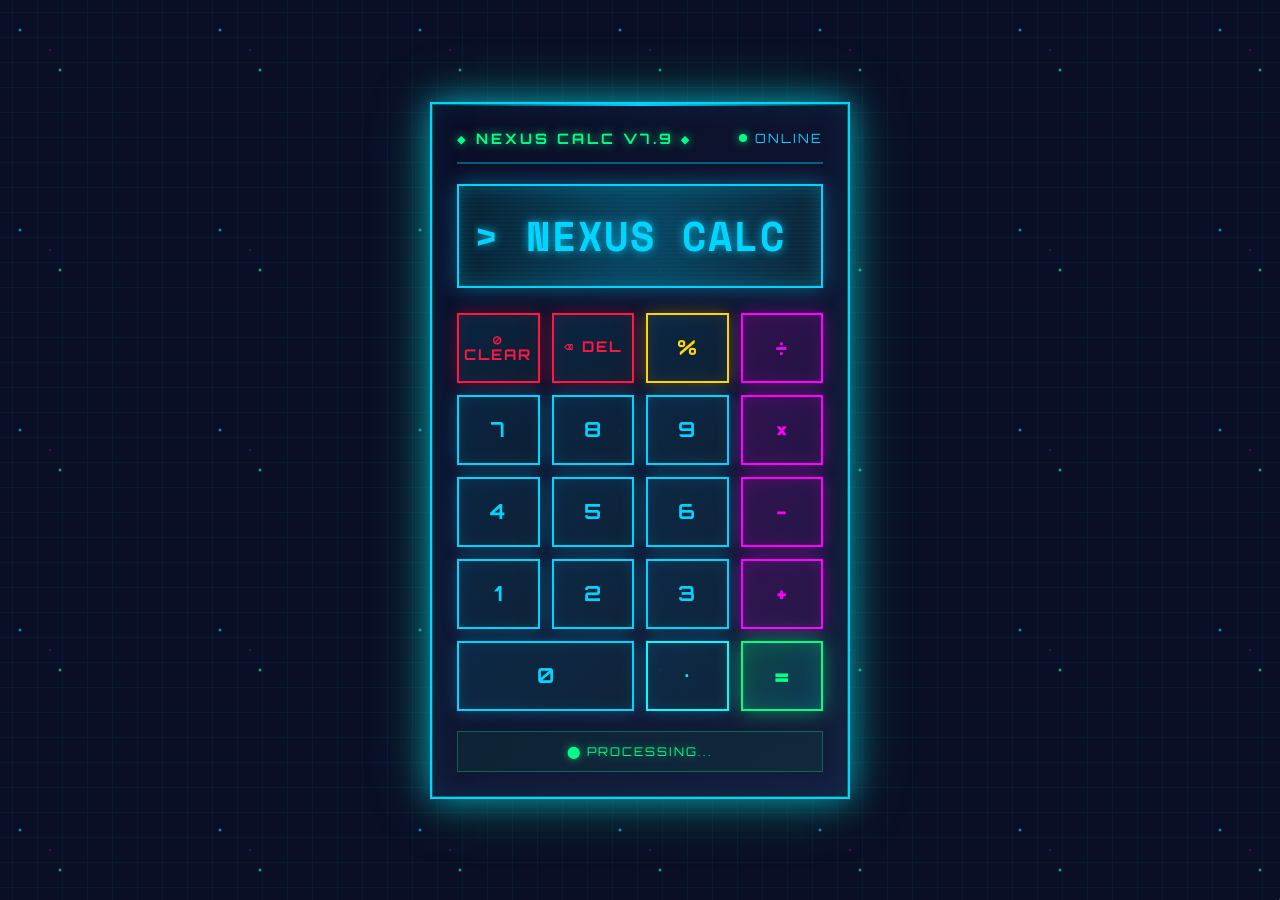
<file: calculator/index.html>
<!DOCTYPE html>
<html lang="en">
<head>
    <meta charset="UTF-8">
    <meta name="viewport" content="width=device-width, initial-scale=1.0">
    <title>NEXUS CALCULATOR v7.9 | Sci-Fi Computing System</title>
    <link rel="stylesheet" href="style.css">
    <link href="https://fonts.googleapis.com/css2?family=Orbitron:wght@400;700;900&family=Space+Mono:wght@400;700&display=swap" rel="stylesheet">
</head>
<body>

<div class="stars"></div>
<div class="grid-bg"></div>

<div class="calculator">
    <div class="scanner-line"></div>
    
    <div class="header">
        <div class="title-box">
            <span class="system-label">◆ NEXUS CALC v7.9 ◆</span>
            <div class="signal-indicator">
                <div class="pulse"></div>
                <span>ONLINE</span>
            </div>
        </div>
    </div>

    <div class="display-container">
        <div class="display-frame">
            <div class="display-glow"></div>
            <input type="text" id="result" readonly>
            <div class="display-scanlines"></div>
        </div>
    </div>

    <div class="buttons">
        <button class="btn-reset" onclick="clearDisplay()">⊘ CLEAR</button>
        <button class="btn-delete" onclick="deleteLast()">⌫ DEL</button>
        <button class="btn-special" onclick="appendValue('%')">%</button>
        <button class="operator" onclick="appendValue('/')" data-op="divide">÷</button>

        <button onclick="appendValue('7')">7</button>
        <button onclick="appendValue('8')">8</button>
        <button onclick="appendValue('9')">9</button>
        <button class="operator" onclick="appendValue('*')" data-op="multiply">×</button>

        <button onclick="appendValue('4')">4</button>
        <button onclick="appendValue('5')">5</button>
        <button onclick="appendValue('6')">6</button>
        <button class="operator" onclick="appendValue('-')" data-op="subtract">−</button>

        <button onclick="appendValue('1')">1</button>
        <button onclick="appendValue('2')">2</button>
        <button onclick="appendValue('3')">3</button>
        <button class="operator" onclick="appendValue('+')" data-op="add">+</button>

        <button class="btn-zero" onclick="appendValue('0')">0</button>
        <button class="btn-decimal" onclick="appendValue('.')" data-dot="true">•</button>
        <button class="btn-equals" onclick="calculate()" data-op="equals">=</button>
    </div>

    <div class="status-bar">
        <span class="status-text">⬤ PROCESSING...</span>
    </div>
</div>

<script src="script.js"></script>

</body>
</html>
</file>
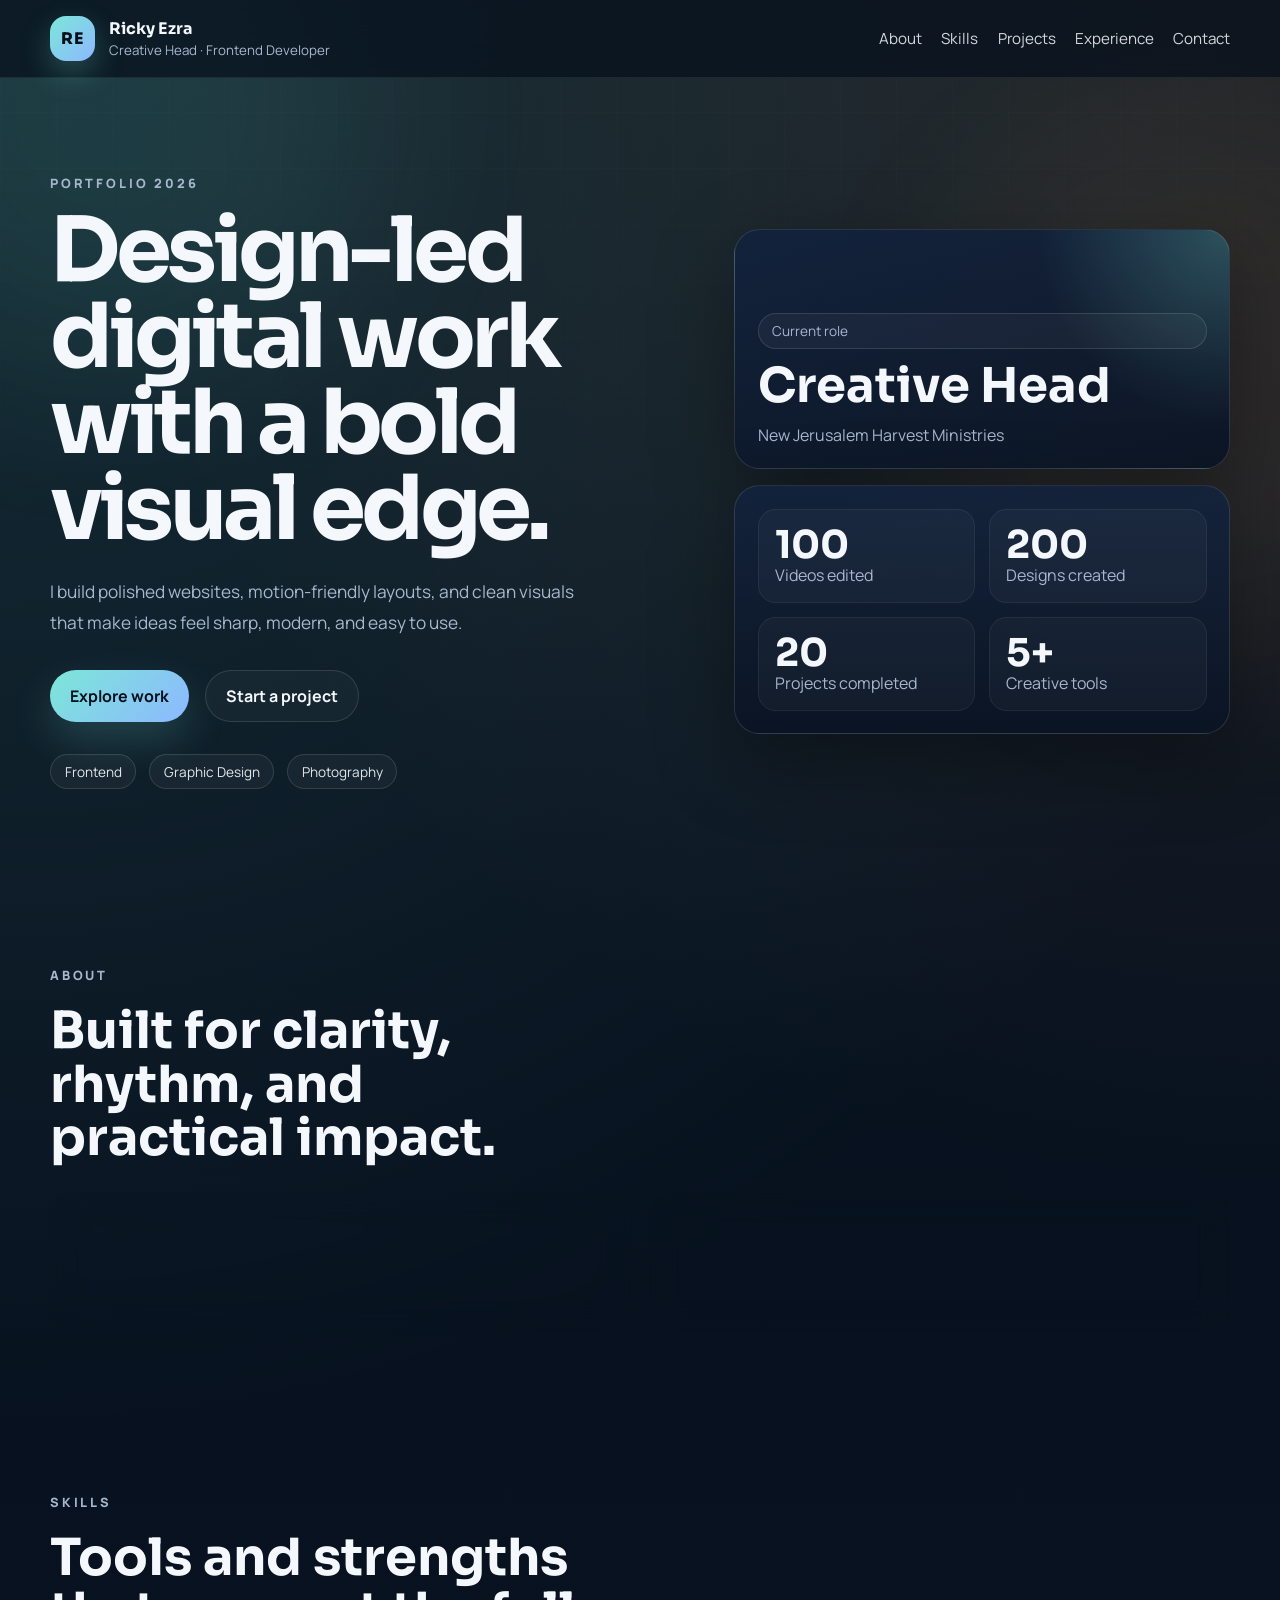
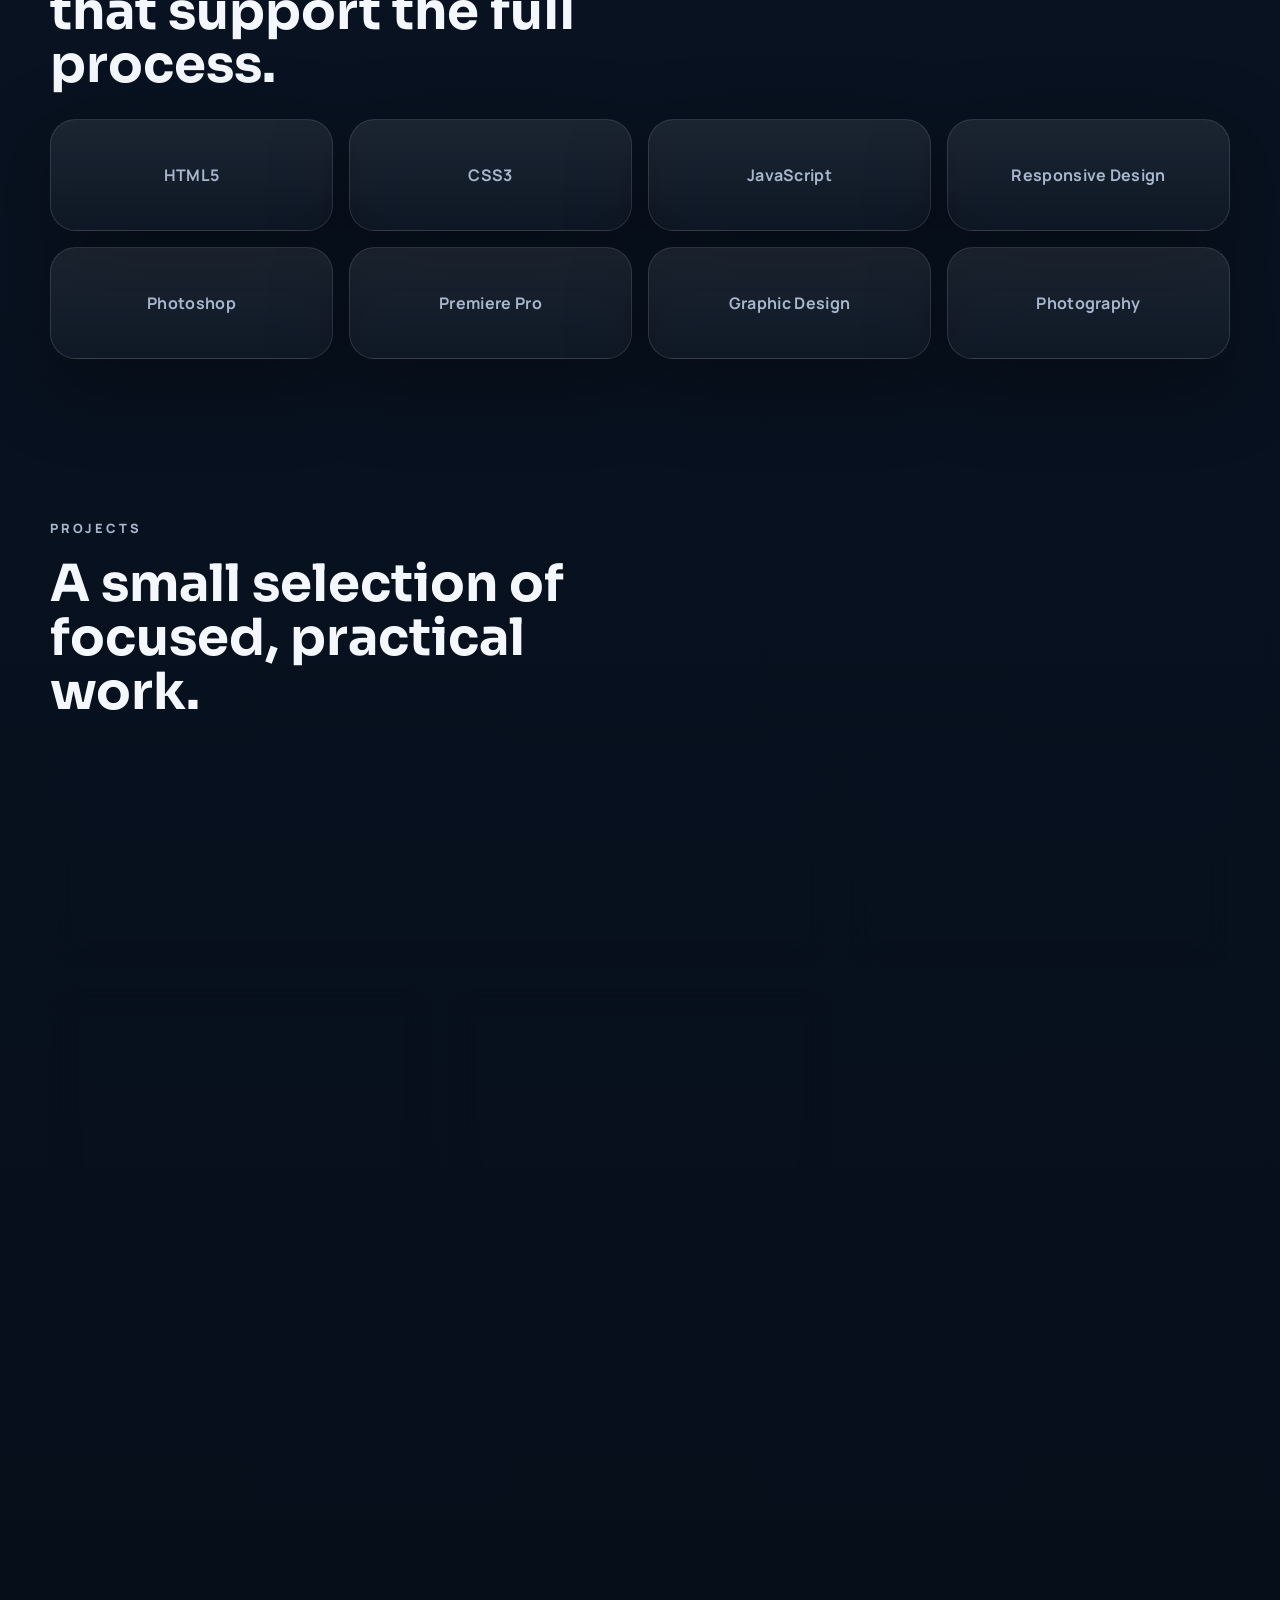
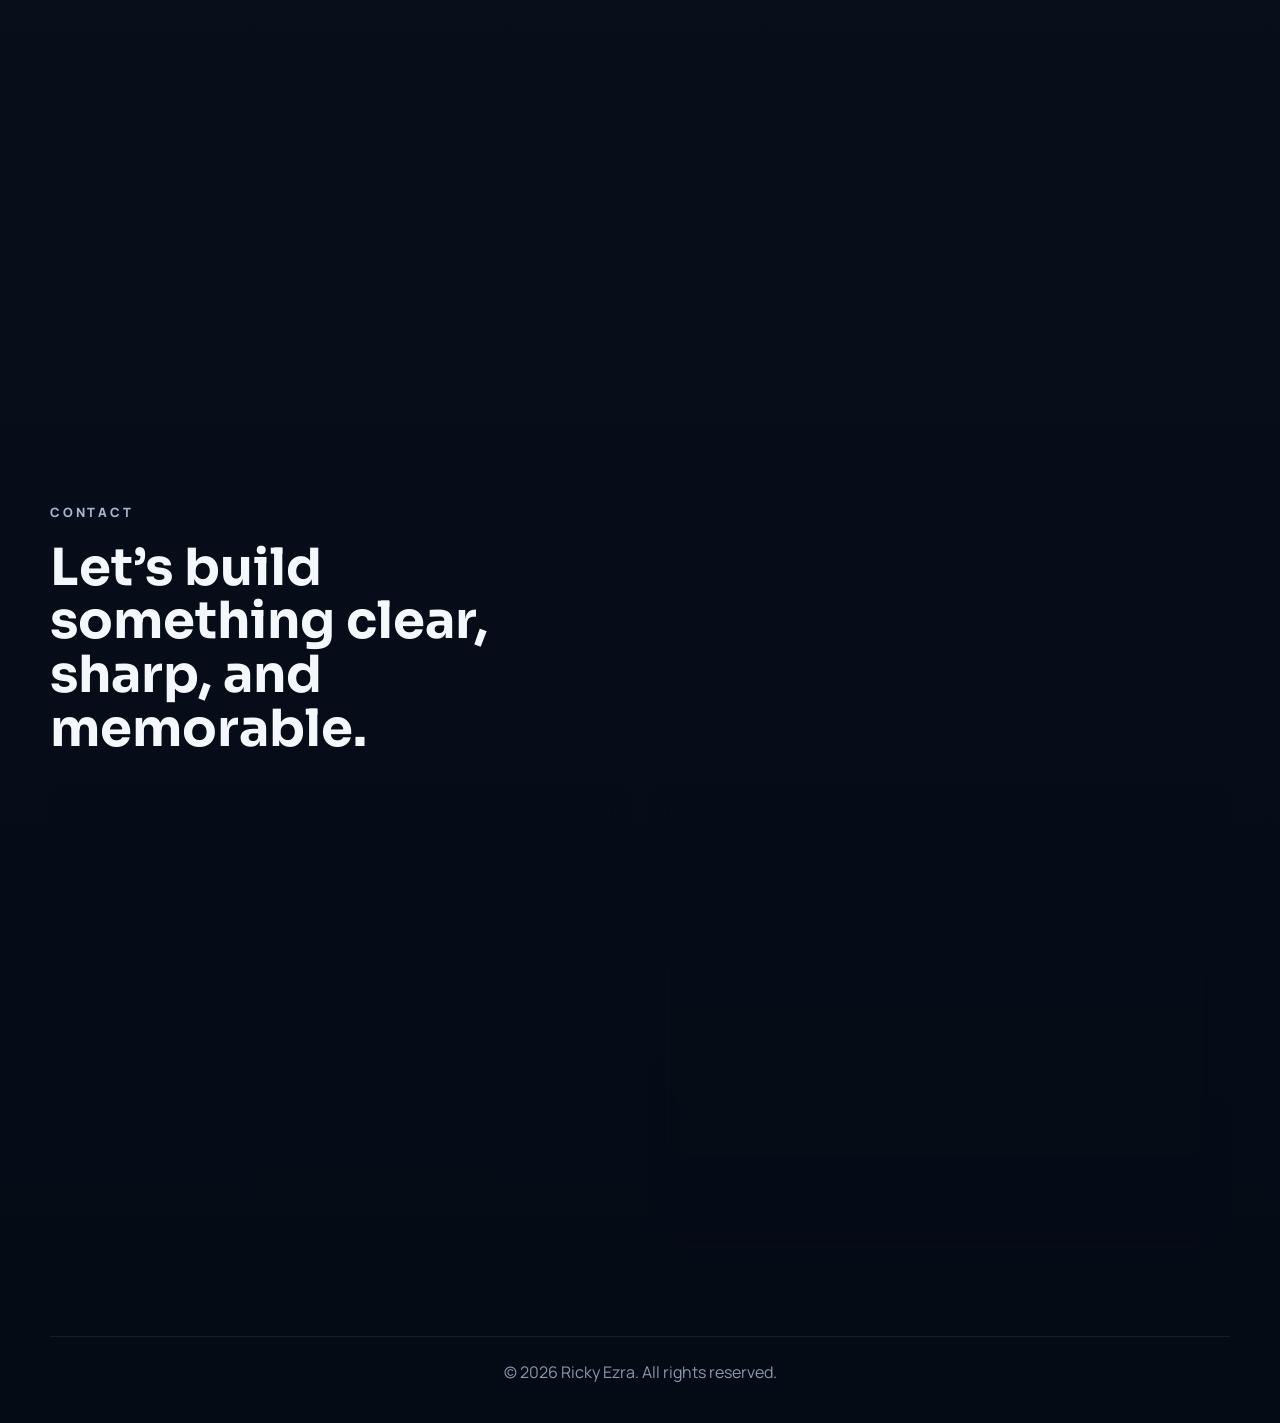
<file: portfolio-task/Index.html>
<!DOCTYPE html>
<html lang="en">
<head>
    <meta charset="UTF-8">
    <meta name="viewport" content="width=device-width, initial-scale=1.0">
    <title>Ricky Ezra Portfolio</title>
    <link rel="stylesheet" href="style.css">
</head>
<body>
    <div class="bg-orb bg-orb-left"></div>
    <div class="bg-orb bg-orb-right"></div>

    <header class="site-header">
        <nav class="nav-shell">
            <a class="brand" href="#top" aria-label="Ricky Ezra home">
                <span class="brand-mark">RE</span>
                <span class="brand-copy">
                    <strong>Ricky Ezra</strong>
                    <small>Creative Head · Frontend Developer</small>
                </span>
            </a>

            <div class="nav-links">
                <a href="#about">About</a>
                <a href="#skills">Skills</a>
                <a href="#projects">Projects</a>
                <a href="#experience">Experience</a>
                <a href="#contact">Contact</a>
            </div>
        </nav>
    </header>

    <main id="top">
        <section class="hero section reveal">
            <div class="hero-copy">
                <p class="eyebrow">Portfolio 2026</p>
                <h1>Design-led digital work with a bold visual edge.</h1>
                <p class="lede">
                    I build polished websites, motion-friendly layouts, and clean visuals that make ideas
                    feel sharp, modern, and easy to use.
                </p>

                <div class="hero-actions">
                    <a class="button button-primary" href="#projects">Explore work</a>
                    <a class="button button-secondary" href="#contact">Start a project</a>
                </div>

                <div class="hero-tags" aria-label="Focus areas">
                    <span>Frontend</span>
                    <span>Graphic Design</span>
                    <span>Photography</span>
                </div>
            </div>

            <aside class="hero-panel">
                <div class="panel-card panel-card-primary">
                    <span class="panel-label">Current role</span>
                    <h2>Creative Head</h2>
                    <p>New Jerusalem Harvest Ministries</p>
                </div>

                <div class="panel-card panel-card-grid">
                    <div>
                        <strong class="counter" data-target="100">0</strong>
                        <span>Videos edited</span>
                    </div>
                    <div>
                        <strong class="counter" data-target="200">0</strong>
                        <span>Designs created</span>
                    </div>
                    <div>
                        <strong class="counter" data-target="20">0</strong>
                        <span>Projects completed</span>
                    </div>
                    <div>
                        <strong>5+</strong>
                        <span>Creative tools</span>
                    </div>
                </div>
            </aside>
        </section>

        <section id="about" class="section reveal">
            <div class="section-heading">
                <p class="eyebrow">About</p>
                <h2>Built for clarity, rhythm, and practical impact.</h2>
            </div>

            <div class="about-grid">
                <div class="about-card glass-card">
                    <p>
                        I’m Ricky Ezra, an MCA student focused on frontend development and visual storytelling.
                        I enjoy shaping experiences that feel modern, intentional, and useful across devices.
                    </p>
                </div>
                <div class="about-card outline-card">
                    <p>
                        My workflow blends structure and aesthetics: responsive interfaces, clean composition,
                        and strong visual hierarchy across web, design, and content work.
                    </p>
                </div>
            </div>
        </section>

        <section id="skills" class="section reveal">
            <div class="section-heading">
                <p class="eyebrow">Skills</p>
                <h2>Tools and strengths that support the full process.</h2>
            </div>

            <div class="skill-grid">
                <article class="skill-card">HTML5</article>
                <article class="skill-card">CSS3</article>
                <article class="skill-card">JavaScript</article>
                <article class="skill-card">Responsive Design</article>
                <article class="skill-card">Photoshop</article>
                <article class="skill-card">Premiere Pro</article>
                <article class="skill-card">Graphic Design</article>
                <article class="skill-card">Photography</article>
            </div>
        </section>

        <section id="projects" class="section reveal">
            <div class="section-heading">
                <p class="eyebrow">Projects</p>
                <h2>A small selection of focused, practical work.</h2>
            </div>

            <div class="project-grid">
                <article class="project-card large-card">
                    <span class="project-kicker">Featured</span>
                    <h3>Portfolio Website</h3>
                    <p>Responsive personal portfolio built with HTML, CSS, and JavaScript.</p>
                </article>

                <article class="project-card">
                    <span class="project-kicker">Web</span>
                    <h3>Church Website</h3>
                    <p>Modern church site with ministries, events, and announcements.</p>
                </article>

                <article class="project-card">
                    <span class="project-kicker">UI</span>
                    <h3>Image Gallery</h3>
                    <p>Interactive gallery with filtering and visual browsing.</p>
                </article>

                <article class="project-card">
                    <span class="project-kicker">Tool</span>
                    <h3>Calculator App</h3>
                    <p>Simple JavaScript calculator designed for quick everyday use.</p>
                </article>
            </div>
        </section>

        <section id="experience" class="section reveal">
            <div class="section-heading">
                <p class="eyebrow">Experience</p>
                <h2>Creative work shaped by leadership and collaboration.</h2>
            </div>

            <div class="timeline">
                <article class="timeline-item">
                    <div class="timeline-dot"></div>
                    <div class="timeline-card glass-card">
                        <h3>Creative Head</h3>
                        <p>New Jerusalem Harvest Ministries</p>
                        <span>2018 - Present</span>
                    </div>
                </article>

                <article class="timeline-item">
                    <div class="timeline-dot"></div>
                    <div class="timeline-card glass-card">
                        <h3>Freelance Graphic Designer</h3>
                        <p>LimraSoftech Pvt Ltd</p>
                        <span>2024</span>
                    </div>
                </article>
            </div>
        </section>

        <section id="contact" class="section reveal">
            <div class="section-heading">
                <p class="eyebrow">Contact</p>
                <h2>Let’s build something clear, sharp, and memorable.</h2>
            </div>

            <div class="contact-shell">
                <div class="contact-copy glass-card">
                    <p>
                        I’m open to website work, design projects, and creative collaborations that need both
                        structure and visual polish.
                    </p>
                    <div class="contact-meta">
                        <span>Available for freelance</span>
                        <span>Remote or local</span>
                    </div>
                </div>

                <form class="contact-form glass-card">
                    <label>
                        <span>Name</span>
                        <input type="text" placeholder="Your name" required>
                    </label>
                    <label>
                        <span>Email</span>
                        <input type="email" placeholder="Your email" required>
                    </label>
                    <label>
                        <span>Message</span>
                        <textarea rows="5" placeholder="Tell me about your project"></textarea>
                    </label>
                    <button type="submit">Send message</button>
                </form>
            </div>
        </section>
    </main>

    <footer class="site-footer">
        <p>© 2026 Ricky Ezra. All rights reserved.</p>
    </footer>

    <script src="script.js"></script>
</body>
</html>
</file>
<file: calculator/style.css>
* {
    margin: 0;
    padding: 0;
    box-sizing: border-box;
    font-family: 'Orbitron', 'Space Mono', monospace;
}

html, body {
    width: 100%;
    height: 100%;
    overflow: hidden;
}

body {
    display: flex;
    justify-content: center;
    align-items: center;
    min-height: 100vh;
    background: #0a0e27;
    background-image: 
        radial-gradient(2px 2px at 20px 30px, #00d4ff, rgba(0, 212, 255, 0)),
        radial-gradient(2px 2px at 60px 70px, #00ff88, rgba(0, 255, 136, 0)),
        radial-gradient(1px 1px at 50px 50px, #ff00ff, rgba(255, 0, 255, 0));
    background-repeat: repeat;
    background-size: 200px 200px;
    position: relative;
}

/* Animated stars background */
.stars {
    position: fixed;
    width: 100%;
    height: 100%;
    top: 0;
    left: 0;
    z-index: -2;
    background-image: 
        radial-gradient(1px 1px at 20% 30%, white, rgba(255,255,255,0)),
        radial-gradient(1px 1px at 60% 70%, white, rgba(255,255,255,0)),
        radial-gradient(1px 1px at 50% 50%, white, rgba(255,255,255,0)),
        radial-gradient(1px 1px at 80% 10%, white, rgba(255,255,255,0)),
        radial-gradient(2px 2px at 90% 60%, white, rgba(255,255,255,0));
    background-repeat: repeat;
    background-size: 200% 200%;
    animation: twinkle 5s infinite;
}

@keyframes twinkle {
    0%, 100% { opacity: 0.5; }
    50% { opacity: 1; }
}

/* Grid background effect */
.grid-bg {
    position: fixed;
    width: 100%;
    height: 100%;
    top: 0;
    left: 0;
    z-index: -1;
    background-image: 
        linear-gradient(0deg, transparent 24%, rgba(0, 255, 136, 0.05) 25%, rgba(0, 255, 136, 0.05) 26%, transparent 27%, transparent 74%, rgba(0, 255, 136, 0.05) 75%, rgba(0, 255, 136, 0.05) 76%, transparent 77%, transparent),
        linear-gradient(90deg, transparent 24%, rgba(0, 212, 255, 0.05) 25%, rgba(0, 212, 255, 0.05) 26%, transparent 27%, transparent 74%, rgba(0, 212, 255, 0.05) 75%, rgba(0, 212, 255, 0.05) 76%, transparent 77%, transparent);
    background-size: 50px 50px;
    animation: grid-move 10s linear infinite;
}

@keyframes grid-move {
    0% { transform: translateY(0); }
    100% { transform: translateY(50px); }
}

/* Main calculator */
.calculator {
    width: 420px;
    background: linear-gradient(135deg, rgba(10, 14, 39, 0.95) 0%, rgba(20, 30, 60, 0.95) 100%);
    border: 2px solid #00d4ff;
    border-radius: 0;
    padding: 25px;
    box-shadow: 
        0 0 30px rgba(0, 212, 255, 0.6),
        0 0 60px rgba(0, 255, 136, 0.3),
        inset 0 0 30px rgba(0, 212, 255, 0.1);
    position: relative;
    overflow: hidden;
}

.calculator::before {
    content: '';
    position: absolute;
    top: 0;
    left: 0;
    right: 0;
    bottom: 0;
    border: 1px solid rgba(0, 255, 136, 0.3);
    pointer-events: none;
}

/* Scanner line effect */
.scanner-line {
    position: absolute;
    top: 0;
    left: 0;
    width: 100%;
    height: 2px;
    background: linear-gradient(90deg, transparent, #00d4ff, transparent);
    animation: scan 4s infinite;
    z-index: 10;
}

@keyframes scan {
    0% { transform: translateY(0); }
    100% { transform: translateY(100vh); }
}

/* Header */
.header {
    margin-bottom: 20px;
    padding-bottom: 15px;
    border-bottom: 2px solid rgba(0, 212, 255, 0.4);
}

.title-box {
    display: flex;
    justify-content: space-between;
    align-items: center;
}

.system-label {
    font-size: 0.9rem;
    color: #00ff88;
    font-weight: 700;
    text-transform: uppercase;
    letter-spacing: 3px;
    text-shadow: 0 0 10px rgba(0, 255, 136, 0.8);
}

.signal-indicator {
    display: flex;
    align-items: center;
    gap: 8px;
    font-size: 0.8rem;
    color: #00d4ff;
    text-transform: uppercase;
    letter-spacing: 2px;
}

.pulse {
    width: 8px;
    height: 8px;
    border-radius: 50%;
    background: #00ff88;
    animation: pulse-glow 1.5s infinite;
    box-shadow: 0 0 10px rgba(0, 255, 136, 0.8);
}

@keyframes pulse-glow {
    0%, 100% { 
        box-shadow: 0 0 10px rgba(0, 255, 136, 0.8);
        transform: scale(1);
    }
    50% { 
        box-shadow: 0 0 20px rgba(0, 255, 136, 1);
        transform: scale(1.2);
    }
}

/* Display */
.display-container {
    margin-bottom: 25px;
}

.display-frame {
    position: relative;
    background: radial-gradient(circle at center, rgba(0, 212, 255, 0.1) 0%, rgba(0, 255, 136, 0.05) 100%);
    border: 2px solid #00d4ff;
    border-radius: 0;
    overflow: hidden;
    box-shadow: 
        inset 0 0 20px rgba(0, 212, 255, 0.3),
        0 0 20px rgba(0, 212, 255, 0.4);
}

.display-glow {
    position: absolute;
    top: 50%;
    left: 50%;
    transform: translate(-50%, -50%);
    width: 150%;
    height: 150%;
    background: radial-gradient(circle, rgba(0, 212, 255, 0.2) 0%, transparent 70%);
    pointer-events: none;
}

#result {
    width: 100%;
    height: 100px;
    border: none;
    outline: none;
    text-align: right;
    font-size: 2.5rem;
    padding: 20px 15px;
    background: transparent;
    color: #00d4ff;
    text-shadow: 0 0 10px rgba(0, 212, 255, 0.8);
    font-weight: 700;
    letter-spacing: 2px;
    font-family: 'Space Mono', monospace;
    position: relative;
    z-index: 2;
}

#result::placeholder {
    color: rgba(0, 212, 255, 0.3);
}

.display-scanlines {
    position: absolute;
    top: 0;
    left: 0;
    width: 100%;
    height: 100%;
    background: repeating-linear-gradient(
        0deg,
        rgba(0, 255, 136, 0.03) 0px,
        rgba(0, 255, 136, 0.03) 2px,
        transparent 2px,
        transparent 4px
    );
    pointer-events: none;
    animation: scanline-move 8s linear infinite;
}

@keyframes scanline-move {
    0% { transform: translateY(0); }
    100% { transform: translateY(4px); }
}

/* Buttons grid */
.buttons {
    display: grid;
    grid-template-columns: repeat(4, 1fr);
    gap: 12px;
    margin-bottom: 20px;
}

button {
    height: 70px;
    border: 2px solid #00d4ff;
    border-radius: 0;
    font-size: 1.3rem;
    line-height: 1;
    display: flex;
    align-items: center;
    justify-content: center;
    cursor: pointer;
    transition: all 0.2s;
    background: linear-gradient(135deg, rgba(0, 212, 255, 0.1) 0%, rgba(0, 255, 136, 0.05) 100%);
    color: #00d4ff;
    font-weight: 700;
    text-transform: uppercase;
    letter-spacing: 1px;
    position: relative;
    overflow: hidden;
    box-shadow: 
        0 0 15px rgba(0, 212, 255, 0.3),
        inset 0 0 15px rgba(0, 212, 255, 0.1);
}

button::before {
    content: '';
    position: absolute;
    top: 0;
    left: -100%;
    width: 100%;
    height: 100%;
    background: linear-gradient(90deg, transparent, rgba(0, 212, 255, 0.4), transparent);
    transition: left 0.5s;
}

button:hover::before {
    left: 100%;
}

button:hover {
    background: linear-gradient(135deg, rgba(0, 212, 255, 0.25) 0%, rgba(0, 255, 136, 0.15) 100%);
    box-shadow: 
        0 0 25px rgba(0, 212, 255, 0.6),
        inset 0 0 25px rgba(0, 212, 255, 0.2);
    transform: translateY(-2px);
    border-color: #00ff88;
}

button:active {
    transform: translateY(1px);
    box-shadow: 
        0 0 15px rgba(0, 212, 255, 0.4),
        inset 0 0 20px rgba(0, 212, 255, 0.3);
}

/* Special buttons */
.btn-reset, .btn-delete {
    color: #ff1744;
    border-color: #ff1744;
    font-size: 0.92rem;
    letter-spacing: 2px;
    padding: 0 10px;
    box-shadow: 
        0 0 15px rgba(255, 23, 68, 0.3),
        inset 0 0 15px rgba(255, 23, 68, 0.1);
}

.btn-reset:hover, .btn-delete:hover {
    background: linear-gradient(135deg, rgba(255, 23, 68, 0.25) 0%, rgba(255, 23, 68, 0.15) 100%);
    box-shadow: 
        0 0 25px rgba(255, 23, 68, 0.6),
        inset 0 0 25px rgba(255, 23, 68, 0.2);
    border-color: #ff5252;
}

.btn-special {
    color: #ffd600;
    border-color: #ffd600;
    box-shadow: 
        0 0 15px rgba(255, 214, 0, 0.3),
        inset 0 0 15px rgba(255, 214, 0, 0.1);
}

.btn-special:hover {
    background: linear-gradient(135deg, rgba(255, 214, 0, 0.25) 0%, rgba(255, 214, 0, 0.15) 100%);
    box-shadow: 
        0 0 25px rgba(255, 214, 0, 0.6),
        inset 0 0 25px rgba(255, 214, 0, 0.2);
    border-color: #ffea58;
}

.operator {
    color: #ff00ff;
    border-color: #ff00ff;
    background: linear-gradient(135deg, rgba(255, 0, 255, 0.15) 0%, rgba(255, 0, 255, 0.08) 100%);
    box-shadow: 
        0 0 15px rgba(255, 0, 255, 0.4),
        inset 0 0 15px rgba(255, 0, 255, 0.15);
}

.operator:hover {
    background: linear-gradient(135deg, rgba(255, 0, 255, 0.3) 0%, rgba(255, 0, 255, 0.2) 100%);
    box-shadow: 
        0 0 25px rgba(255, 0, 255, 0.7),
        inset 0 0 25px rgba(255, 0, 255, 0.3);
    border-color: #ff55ff;
}

.btn-zero {
    grid-column: span 2;
}

.btn-decimal {
    color: #00ffff;
    border-color: #00ffff;
}

.btn-decimal:hover {
    box-shadow: 
        0 0 25px rgba(0, 255, 255, 0.6),
        inset 0 0 25px rgba(0, 255, 255, 0.2);
    border-color: #66ffff;
}

.btn-equals {
    background: linear-gradient(135deg, rgba(0, 255, 136, 0.2) 0%, rgba(0, 212, 255, 0.15) 100%);
    color: #00ff88;
    border-color: #00ff88;
    font-size: 1.5rem;
    font-weight: 900;
    box-shadow: 
        0 0 20px rgba(0, 255, 136, 0.5),
        inset 0 0 20px rgba(0, 255, 136, 0.2);
}

.btn-equals:hover {
    background: linear-gradient(135deg, rgba(0, 255, 136, 0.35) 0%, rgba(0, 212, 255, 0.25) 100%);
    box-shadow: 
        0 0 30px rgba(0, 255, 136, 0.8),
        inset 0 0 30px rgba(0, 255, 136, 0.35);
    border-color: #66ff99;
    text-shadow: 0 0 15px rgba(0, 255, 136, 0.8);
}

.btn-equals:active {
    box-shadow: 
        0 0 40px rgba(0, 255, 136, 1),
        inset 0 0 40px rgba(0, 255, 136, 0.5);
}

/* Status bar */
.status-bar {
    padding: 12px;
    background: rgba(0, 255, 136, 0.05);
    border: 1px solid rgba(0, 255, 136, 0.3);
    text-align: center;
    font-size: 0.75rem;
    letter-spacing: 2px;
    text-transform: uppercase;
}

.status-text {
    color: #00ff88;
    text-shadow: 0 0 8px rgba(0, 255, 136, 0.6);
    animation: status-blink 1s infinite;
}

@keyframes status-blink {
    0%, 100% { opacity: 1; }
    50% { opacity: 0.6; }
}
</file>
<file: portfolio-task/style.css>
@import url('https://fonts.googleapis.com/css2?family=Manrope:wght@400;500;600;700;800&family=Sora:wght@600;700;800&display=swap');

:root{
    --bg:#07111f;
    --bg-soft:#0d1b31;
    --surface:rgba(13, 27, 49, 0.72);
    --surface-strong:#13233d;
    --text:#f4f7fb;
    --muted:#a8b7ce;
    --accent:#7ce7d8;
    --accent-2:#ffb46b;
    --line:rgba(255,255,255,0.12);
    --shadow:0 25px 80px rgba(0,0,0,0.35);
}

*{
    margin:0;
    padding:0;
    box-sizing:border-box;
}

html{
    scroll-behavior:smooth;
}

body{
    position:relative;
    background:
        radial-gradient(circle at top left, rgba(124, 231, 216, 0.14), transparent 30%),
        radial-gradient(circle at top right, rgba(255, 180, 107, 0.12), transparent 25%),
        linear-gradient(180deg, #06101d 0%, #081220 40%, #050b15 100%);
    color:var(--text);
    font-family:'Manrope', sans-serif;
    min-height:100vh;
    overflow-x:hidden;
}

body::before{
    content:'';
    position:fixed;
    inset:0;
    background-image:linear-gradient(rgba(255,255,255,0.02) 1px, transparent 1px), linear-gradient(90deg, rgba(255,255,255,0.02) 1px, transparent 1px);
    background-size:56px 56px;
    mask-image:linear-gradient(180deg, rgba(0,0,0,0.65), transparent 90%);
    pointer-events:none;
    z-index:-1;
}

a{
    color:inherit;
    text-decoration:none;
}

img{
    display:block;
    max-width:100%;
}

.bg-orb{
    position:fixed;
    width:34rem;
    height:34rem;
    border-radius:50%;
    filter:blur(90px);
    opacity:0.25;
    pointer-events:none;
    z-index:-2;
}

.bg-orb-left{
    top:-10rem;
    left:-10rem;
    background:rgba(124, 231, 216, 0.35);
}

.bg-orb-right{
    top:8rem;
    right:-12rem;
    background:rgba(255, 180, 107, 0.28);
}

.site-header{
    position:sticky;
    top:0;
    z-index:20;
    backdrop-filter:blur(16px);
    background:rgba(6, 16, 29, 0.72);
    border-bottom:1px solid rgba(255,255,255,0.08);
}

.nav-shell{
    width:min(1180px, calc(100% - 2rem));
    margin:0 auto;
    padding:1rem 0;
    display:flex;
    align-items:center;
    justify-content:space-between;
    gap:1rem;
}

.brand{
    display:flex;
    align-items:center;
    gap:0.9rem;
}

.brand-mark{
    display:grid;
    place-items:center;
    width:2.8rem;
    height:2.8rem;
    border-radius:1rem;
    background:linear-gradient(135deg, var(--accent), #8db8ff);
    color:#06101d;
    font-family:'Sora', sans-serif;
    font-weight:800;
    letter-spacing:0.04em;
    box-shadow:0 12px 30px rgba(124, 231, 216, 0.25);
}

.brand-copy{
    display:flex;
    flex-direction:column;
    gap:0.15rem;
}

.brand-copy strong,
.section-heading h2,
.hero-copy h1,
.panel-card h2,
.project-card h3,
.timeline-card h3{
    font-family:'Sora', sans-serif;
}

.brand-copy small,
.eyebrow,
.lede,
.project-card p,
.timeline-card p,
.timeline-card span,
.about-card p,
.contact-copy p,
.panel-card p,
.panel-card span,
.skill-card,
.contact-meta span{
    color:var(--muted);
}

.nav-links{
    display:flex;
    align-items:center;
    flex-wrap:wrap;
    justify-content:flex-end;
    gap:1.2rem;
}

.nav-links a{
    font-size:0.95rem;
    color:rgba(244,247,251,0.86);
}

.nav-links a:hover,
.nav-links a:focus-visible{
    color:var(--accent);
}

.section{
    width:min(1180px, calc(100% - 2rem));
    margin:0 auto;
    padding:5rem 0;
}

.hero{
    min-height:calc(100vh - 92px);
    display:grid;
    grid-template-columns:1.25fr 0.95fr;
    align-items:center;
    gap:2rem;
}

.eyebrow{
    text-transform:uppercase;
    letter-spacing:0.22em;
    font-size:0.8rem;
    font-weight:800;
    margin-bottom:1rem;
}

.hero-copy h1{
    font-size:clamp(3rem, 7vw, 6.2rem);
    line-height:0.96;
    letter-spacing:-0.05em;
    max-width:10ch;
}

.lede{
    margin-top:1.5rem;
    max-width:34rem;
    font-size:1.08rem;
    line-height:1.8;
}

.hero-actions{
    display:flex;
    flex-wrap:wrap;
    gap:1rem;
    margin-top:2rem;
}

.button{
    display:inline-flex;
    align-items:center;
    justify-content:center;
    min-height:3.25rem;
    padding:0 1.25rem;
    border-radius:999px;
    font-weight:700;
    transition:transform 180ms ease, border-color 180ms ease, background-color 180ms ease, color 180ms ease;
}

.button:hover,
.button:focus-visible{
    transform:translateY(-2px);
}

.button-primary{
    background:linear-gradient(135deg, var(--accent), #8db8ff);
    color:#06101d;
    box-shadow:0 18px 40px rgba(124, 231, 216, 0.18);
}

.button-secondary{
    border:1px solid var(--line);
    background:rgba(255,255,255,0.03);
}

.hero-tags{
    display:flex;
    flex-wrap:wrap;
    gap:0.8rem;
    margin-top:2rem;
}

.hero-tags span,
.project-kicker,
.panel-label{
    display:inline-flex;
    align-items:center;
    min-height:2.2rem;
    padding:0 0.85rem;
    border-radius:999px;
    border:1px solid rgba(255,255,255,0.12);
    background:rgba(255,255,255,0.04);
    font-size:0.85rem;
    color:rgba(244,247,251,0.92);
}

.hero-panel{
    display:grid;
    gap:1rem;
}

.panel-card,
.glass-card,
.outline-card,
.skill-card,
.project-card,
.timeline-card,
.contact-form,
.contact-copy{
    border-radius:1.6rem;
    border:1px solid var(--line);
    box-shadow:var(--shadow);
}

.panel-card{
    background:linear-gradient(180deg, rgba(19, 35, 61, 0.92), rgba(10, 19, 35, 0.88));
    padding:1.4rem;
}

.panel-card-primary{
    min-height:15rem;
    display:flex;
    flex-direction:column;
    justify-content:flex-end;
    gap:0.85rem;
    background:
        radial-gradient(circle at top right, rgba(124, 231, 216, 0.25), transparent 35%),
        linear-gradient(165deg, rgba(19,35,61,0.96), rgba(11,20,36,0.92));
}

.panel-card-primary h2{
    font-size:clamp(2rem, 4vw, 3rem);
    line-height:1;
}

.panel-card-grid{
    display:grid;
    grid-template-columns:repeat(2, minmax(0, 1fr));
    gap:0.85rem;
}

.panel-card-grid div{
    padding:1rem;
    border-radius:1.1rem;
    background:rgba(255,255,255,0.03);
    border:1px solid rgba(255,255,255,0.06);
}

.panel-card-grid strong,
.counter{
    display:block;
    font-family:'Sora', sans-serif;
    font-size:clamp(1.8rem, 4vw, 2.4rem);
    color:var(--text);
    line-height:1;
}

.section-heading{
    display:flex;
    flex-direction:column;
    gap:0.25rem;
    margin-bottom:1.7rem;
}

.section-heading h2{
    font-size:clamp(2rem, 4vw, 3.2rem);
    line-height:1.05;
    max-width:14ch;
}

.about-grid,
.contact-shell{
    display:grid;
    grid-template-columns:repeat(2, minmax(0, 1fr));
    gap:1rem;
}

.glass-card,
.outline-card,
.contact-copy,
.contact-form,
.timeline-card,
.project-card{
    padding:1.5rem;
    background:linear-gradient(180deg, rgba(255,255,255,0.07), rgba(255,255,255,0.03));
    backdrop-filter:blur(16px);
}

.outline-card{
    background:transparent;
}

.about-card p,
.contact-copy p{
    line-height:1.85;
    font-size:1.02rem;
}

.skill-grid{
    display:grid;
    grid-template-columns:repeat(4, minmax(0, 1fr));
    gap:1rem;
}

.skill-card{
    min-height:7rem;
    display:grid;
    place-items:center;
    text-align:center;
    padding:1rem;
    background:linear-gradient(180deg, rgba(255,255,255,0.08), rgba(255,255,255,0.03));
    font-weight:700;
    letter-spacing:0.02em;
    transition:transform 180ms ease, border-color 180ms ease;
}

.skill-card:hover{
    transform:translateY(-4px);
    border-color:rgba(124,231,216,0.35);
}

.project-grid{
    display:grid;
    grid-template-columns:repeat(12, minmax(0, 1fr));
    gap:1rem;
}

.project-card{
    grid-column:span 4;
    display:flex;
    flex-direction:column;
    gap:0.9rem;
    min-height:14rem;
    transition:transform 180ms ease, border-color 180ms ease;
}

.large-card{
    grid-column:span 8;
    background:
        linear-gradient(150deg, rgba(124,231,216,0.13), rgba(255,255,255,0.03)),
        linear-gradient(180deg, rgba(255,255,255,0.08), rgba(255,255,255,0.03));
}

.project-card:hover,
.timeline-card:hover,
.contact-form:hover,
.contact-copy:hover{
    transform:translateY(-4px);
    border-color:rgba(255,255,255,0.22);
}

.project-card h3,
.timeline-card h3{
    font-size:1.45rem;
}

.project-card p,
.timeline-card p,
.timeline-card span{
    line-height:1.7;
}

.timeline{
    display:grid;
    gap:1rem;
}

.timeline-item{
    display:grid;
    grid-template-columns:1rem 1fr;
    gap:1rem;
    align-items:start;
}

.timeline-dot{
    width:1rem;
    height:1rem;
    margin-top:1.35rem;
    border-radius:50%;
    background:linear-gradient(135deg, var(--accent), var(--accent-2));
    box-shadow:0 0 0 8px rgba(124, 231, 216, 0.08);
}

.timeline-card span{
    display:inline-block;
    margin-top:0.25rem;
    font-weight:700;
}

.contact-shell{
    align-items:start;
}

.contact-meta{
    display:flex;
    flex-wrap:wrap;
    gap:0.75rem;
    margin-top:1.25rem;
}

.contact-meta span{
    padding:0.65rem 0.9rem;
    border-radius:999px;
    border:1px solid rgba(255,255,255,0.1);
    background:rgba(255,255,255,0.03);
    font-size:0.92rem;
}

.contact-form{
    display:grid;
    gap:1rem;
}

.contact-form label{
    display:grid;
    gap:0.55rem;
    font-size:0.92rem;
    font-weight:700;
    color:rgba(244,247,251,0.9);
}

.contact-form input,
.contact-form textarea{
    width:100%;
    border:none;
    border-radius:1rem;
    padding:0.95rem 1rem;
    background:rgba(3, 8, 17, 0.5);
    color:var(--text);
    font:inherit;
    outline:none;
    border:1px solid rgba(255,255,255,0.08);
}

.contact-form input::placeholder,
.contact-form textarea::placeholder{
    color:#8092ad;
}

.contact-form input:focus,
.contact-form textarea:focus{
    border-color:rgba(124,231,216,0.5);
    box-shadow:0 0 0 4px rgba(124,231,216,0.08);
}

.contact-form button{
    border:none;
    border-radius:999px;
    min-height:3.25rem;
    font:inherit;
    font-weight:800;
    color:#06101d;
    background:linear-gradient(135deg, var(--accent), #8db8ff);
    cursor:pointer;
    transition:transform 180ms ease;
}

.contact-form button:hover,
.contact-form button:focus-visible{
    transform:translateY(-2px);
}

.site-footer{
    width:min(1180px, calc(100% - 2rem));
    margin:0 auto;
    padding:1.5rem 0 2.5rem;
    color:rgba(168, 183, 206, 0.82);
    border-top:1px solid rgba(255,255,255,0.08);
    text-align:center;
}

.reveal{
    opacity:0;
    transform:translateY(28px);
    transition:opacity 700ms ease, transform 700ms ease;
}

.reveal.is-visible{
    opacity:1;
    transform:translateY(0);
}

@media (max-width: 980px){
    .hero,
    .about-grid,
    .contact-shell{
        grid-template-columns:1fr;
    }

    .hero{
        min-height:auto;
        padding-top:2rem;
    }

    .skill-grid{
        grid-template-columns:repeat(2, minmax(0, 1fr));
    }

    .project-card,
    .large-card{
        grid-column:span 12;
    }
}

@media (max-width: 720px){
    .nav-shell{
        flex-direction:column;
        align-items:flex-start;
    }

    .nav-links{
        gap:0.9rem 1rem;
    }

    .section{
        width:min(100% - 1.25rem, 1180px);
        padding:4rem 0;
    }

    .hero-copy h1{
        font-size:clamp(2.6rem, 14vw, 4.2rem);
    }

    .skill-grid,
    .panel-card-grid{
        grid-template-columns:1fr;
    }
}
</file>
